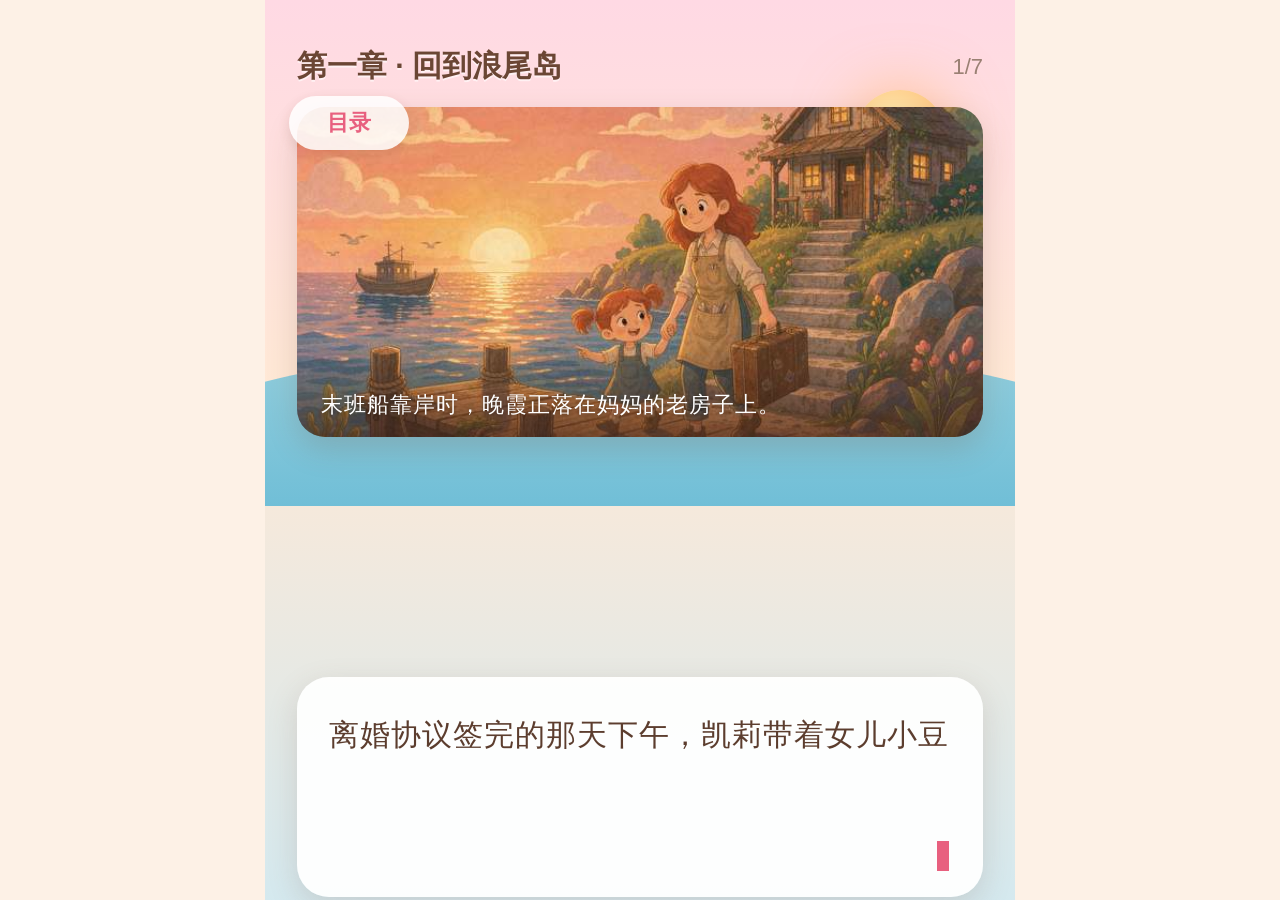
<file: app/src/main/assets/www/index.html>
<!DOCTYPE html>
<html lang="zh-CN">
<head>
<meta charset="utf-8">
<!-- 布局视口固定 750 CSS px：小程序的 1rpx = 1px，wxss 直接 rpx→px 即可 -->
<meta name="viewport" content="width=750, user-scalable=no">
<title>熊家餐厅</title>
<link rel="stylesheet" href="css/common.css">
<link rel="stylesheet" href="css/game.css">
<link rel="stylesheet" href="css/decor.css">
<link rel="stylesheet" href="css/story.css">
<link rel="stylesheet" href="css/album.css">
</head>
<body>
<div id="app">
  <div id="screen-game" class="screen"></div>
  <div id="screen-decor" class="screen"></div>
  <div id="screen-album" class="screen"></div>
  <div id="screen-story" class="screen overlay"></div>
</div>

<script src="js/bootstrap.js"></script>
<script src="js/wx.js"></script>
<script src="js/config.js"></script>
<script src="js/engine.js"></script>
<script src="js/decor.js"></script>
<script src="js/story.js"></script>
<script src="js/store.js"></script>
<script src="js/audio.js"></script>
<script src="js/page-game.js"></script>
<script src="js/page-decor.js"></script>
<script src="js/page-album.js"></script>
<script src="js/page-story.js"></script>
<script src="js/app.js"></script>
</body>
</html>
</file>
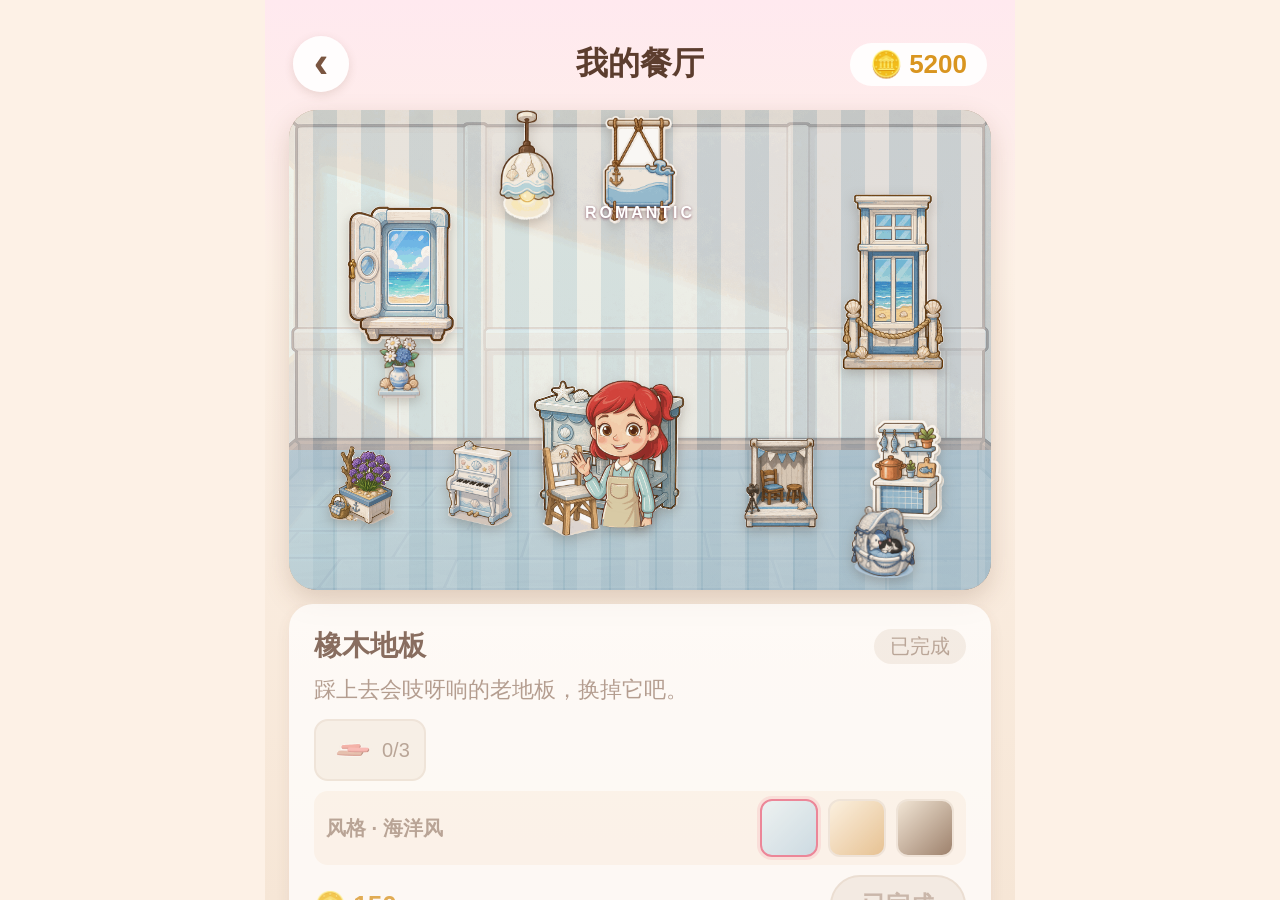
<file: app/src/main/assets/www/_shot_tap_decor.html>
<!DOCTYPE html><html><head><meta charset="utf-8"><meta name="viewport" content="width=750, user-scalable=no">
<link rel="stylesheet" href="css/common.css"><link rel="stylesheet" href="css/game.css"><link rel="stylesheet" href="css/decor.css"><link rel="stylesheet" href="css/story.css"><link rel="stylesheet" href="css/album.css"></head>
<body><div id="app"><div id="screen-game" class="screen"></div><div id="screen-decor" class="screen"></div><div id="screen-album" class="screen"></div><div id="screen-story" class="screen overlay"></div></div>
<script src="js/bootstrap.js"></script><script src="js/wx.js"></script><script src="js/config.js"></script><script src="js/engine.js"></script><script src="js/decor.js"></script><script src="js/story.js"></script><script src="js/store.js"></script><script src="js/audio.js"></script><script src="js/page-game.js"></script><script src="js/page-decor.js"></script><script src="js/page-album.js"></script><script src="js/page-story.js"></script>
<script>
(function(){
  var store = window.require('store');
  var st = store.get();
  st.lv = 15; st.coin = 5200; st.stamina = 88; st.staminaAt = Date.now(); st.exp = 9000;
  window.require('decor').DECOR.forEach(function (d) { st.decor[d.id] = true; });
  window.require('story').CHAPTERS.forEach(function (c) { st.chapters[c.id] = true; });
  store.save();
  RR.go("/pages/decor/decor"); var s=document.createElement("style");s.textContent="#screen-decor .host{animation-delay:-6s !important}";document.head.appendChild(s);
})();
</script></body></html>
</file>
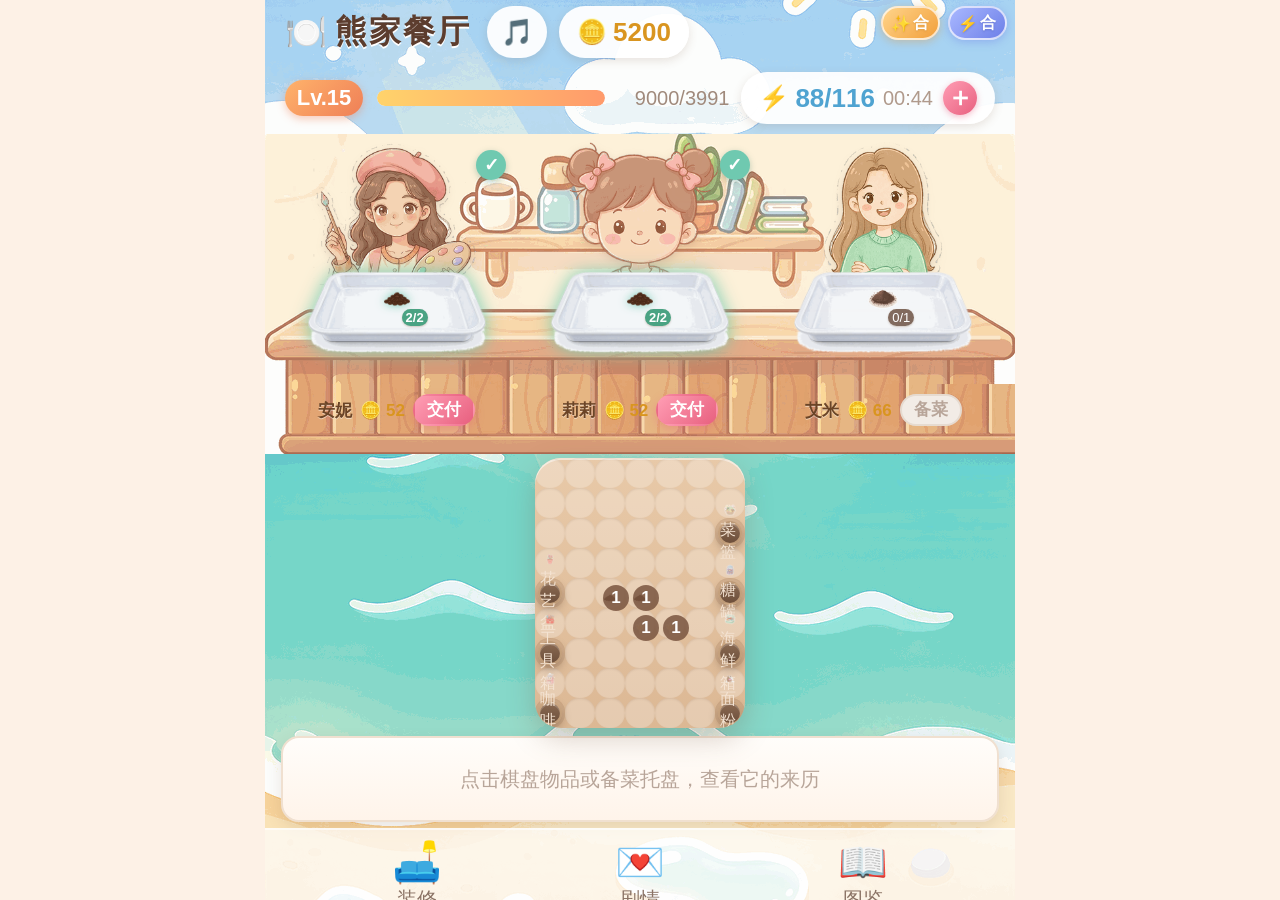
<file: app/src/main/assets/www/_shot_tap_game.html>
<!DOCTYPE html><html><head><meta charset="utf-8"><meta name="viewport" content="width=750, user-scalable=no">
<link rel="stylesheet" href="css/common.css"><link rel="stylesheet" href="css/game.css"><link rel="stylesheet" href="css/decor.css"><link rel="stylesheet" href="css/story.css"><link rel="stylesheet" href="css/album.css"></head>
<body><div id="app"><div id="screen-game" class="screen"></div><div id="screen-decor" class="screen"></div><div id="screen-album" class="screen"></div><div id="screen-story" class="screen overlay"></div></div>
<script src="js/bootstrap.js"></script><script src="js/wx.js"></script><script src="js/config.js"></script><script src="js/engine.js"></script><script src="js/decor.js"></script><script src="js/story.js"></script><script src="js/store.js"></script><script src="js/audio.js"></script><script src="js/page-game.js"></script><script src="js/page-decor.js"></script><script src="js/page-album.js"></script><script src="js/page-story.js"></script>
<script>
(function(){
  var store = window.require('store');
  var st = store.get();
  st.lv = 15; st.coin = 5200; st.stamina = 88; st.staminaAt = Date.now(); st.exp = 9000;
  window.require('decor').DECOR.forEach(function (d) { st.decor[d.id] = true; });
  window.require('story').CHAPTERS.forEach(function (c) { st.chapters[c.id] = true; });
  store.save();
  RR.go('/pages/game/game');
})();
</script></body></html>
</file>
<file: app/src/main/assets/www/css/common.css>
/* 全局基础样式（对应 app.wxss + 屏幕切换机制） */
* { margin: 0; padding: 0; box-sizing: border-box; -webkit-tap-highlight-color: transparent; }
html, body { width: 100%; height: 100%; overflow: hidden; }
body {
  font-family: -apple-system, "PingFang SC", "Microsoft YaHei", sans-serif;
  background: #fdf1e6;
  color: #5c3d2e;
  user-select: none;
  -webkit-user-select: none;
  touch-action: manipulation;
}
#app { width: 750px; height: 100vh; position: relative; overflow: hidden; margin: 0 auto; }

.screen { position: absolute; inset: 0; display: none; overflow: hidden; }
.screen.active { display: block; }
.screen.overlay { z-index: 50; }
/* v1.11：tab 页建自己的层叠上下文，关住内部高 z-index 元素（如 game 页 autobar 60），
   否则会盖住剧情 overlay（50）导致章节列表右上角露出合成键 */
#screen-game, #screen-decor, #screen-album { z-index: 1; }

/* wx.showToast 的兜底样式 */
#wx-toast {
  position: fixed; left: 50%; top: 46%; transform: translate(-50%, -50%) scale(0.9);
  background: rgba(60, 40, 32, 0.88); color: #fff; font-size: 26px;
  padding: 18px 34px; border-radius: 16px; z-index: 999; opacity: 0;
  pointer-events: none; transition: opacity 0.2s, transform 0.2s; max-width: 70%;
  text-align: center;
}
#wx-toast.show { opacity: 1; transform: translate(-50%, -50%) scale(1); }

/* 通用按钮（对应 app.wxss 的 btn-romantic） */
.btn-romantic {
  display: inline-flex; align-items: center; justify-content: center;
  background: linear-gradient(180deg, #ff8fa8 0%, #e8607f 100%);
  color: #fff; font-weight: 700; border-radius: 999px;
  padding: 18px 56px; font-size: 30px;
  box-shadow: 0 6px 16px rgba(232, 96, 127, 0.35);
  cursor: pointer;
}
.btn-romantic:active { transform: scale(0.96); }
</file>
<file: app/src/main/assets/www/css/game.css>
/* 熊家餐厅 · 经营主页样式
 * 移植自 miniprogram/pages/game/game.wxss：
 *   - 所有选择器加 #screen-game 前缀作用域
 *   - 1rpx = 1px（视口 width=750），数值不变
 *   - 补充原 app.wxss 提供的 .mask / .modal / .btn-romantic / .safe-bottom（同样作用域化）
 *   - 小程序 switch / slider 组件改由 checkbox / range 模拟
 */

#screen-game .page {
  position: relative;
  min-height: 100vh;
  /* v1.8 整体背景：AI 生成的海滨天空 + 沙滩场景 */
  background: url('../assets/page-bg.png') center center / cover no-repeat, #bfe3f2;
  display: flex;
  flex-direction: column;
  overflow: hidden;
}

/* ---------------------------------------------------------------- HUD */
#screen-game .hud {
  padding: 0 20px 10px;
}

#screen-game .hud-row {
  height: 64px;
  display: flex;
  align-items: center;
  justify-content: flex-start;   /* 整行左对齐：设置 / 金币 / 体力紧跟在店名后面 */
}

#screen-game .brand {
  display: flex;
  align-items: center;
  min-width: 0;        /* 窄屏时让店名先被压缩，别把右边的胶囊挤出屏幕 */
  flex-shrink: 1;
}
#screen-game .brand-icon {
  font-size: 34px;
}
#screen-game .brand-text {
  font-size: 32px;
  font-weight: 800;
  margin-left: 8px;
  color: #5c3d2e;
  letter-spacing: 2px;
  text-shadow: 0 2px 0 #fff;
  overflow: hidden;
  white-space: nowrap;
  text-overflow: ellipsis;
}

#screen-game .res {
  display: flex;
  align-items: center;
  margin-left: 16px;
  flex-shrink: 0;
}

#screen-game .pill {
  flex-shrink: 0;
  display: flex;
  align-items: center;
  height: 52px;
  padding: 0 18px;
  margin-left: 12px;
  border-radius: 999px;
  background: rgba(255, 255, 255, 0.94);
  box-shadow: 0 3px 10px rgba(122, 85, 64, 0.16);
  font-size: 24px;
  color: #7a5540;
}
#screen-game .pill .p-ico {
  font-size: 24px;
  margin-right: 6px;
}
#screen-game .pill .p-num {
  font-weight: 700;
  font-size: 26px;
}
#screen-game .pill .p-sub {
  margin-left: 8px;
  font-size: 20px;
  color: #b09a8c;
}
#screen-game .pill.coin .p-num {
  color: #d99520;
}
#screen-game .pill.st .p-num {
  color: #4fa3d1;
}
#screen-game .pill.st.low {
  background: #ffe6e6;
}
#screen-game .pill.st.low .p-num {
  color: #e8607f;
}

/* 体力胶囊后面的加号 */
#screen-game .p-add {
  margin-left: 10px;
  width: 34px;
  height: 34px;
  line-height: 32px;
  text-align: center;
  border-radius: 50%;
  font-size: 26px;
  font-weight: 800;
  color: #fff;
  background: linear-gradient(135deg, #ff9db4, #e8607f);
  box-shadow: 0 2px 6px rgba(232, 96, 127, 0.4);
}
#screen-game .p-add:active {
  transform: scale(0.88);
}

/* 等级 + 体力 同一排 */
#screen-game .lv-row {
  margin-top: 8px;
  height: 52px;
  display: flex;
  align-items: center;
}
#screen-game .lv-badge {
  flex-shrink: 0;
  width: 78px;
  height: 36px;
  line-height: 36px;
  text-align: center;
  border-radius: 999px;
  background: linear-gradient(135deg, #ffb36b, #ef7f57);
  color: #fff;
  font-size: 22px;
  font-weight: 800;
  box-shadow: 0 3px 8px rgba(239, 127, 87, 0.4);
}
#screen-game .exp-bar {
  flex: 1;
  height: 16px;
  margin: 0 14px;
  border-radius: 999px;
  background: rgba(255, 255, 255, 0.75);
  overflow: hidden;
  box-shadow: inset 0 1px 3px rgba(122, 85, 64, 0.18);
}
#screen-game .exp-fill {
  height: 100%;
  border-radius: 999px;
  background: linear-gradient(90deg, #ffd36b, #ff9a6b);
  transition: width 0.35s ease;
}
#screen-game .exp-text {
  flex-shrink: 0;
  font-size: 20px;
  color: #a08a7c;
  min-width: 110px;
  text-align: right;
}

/* ---------------------------------------------------------------- 订单（v1.8 吧台备菜区） */
/* 备菜区 = 正视图餐厅吧台：顾客半身立绘站在吧台后，白色托盘平放在台面上 */
/* 几何（orders 高 320，counter.png 750x320）：墙 0..172 / 台面 172..214 / 柜身 214..320 */
#screen-game .orders {
  display: flex;
  position: relative;
  height: 320px;
  padding: 8px 10px 0;
}
#screen-game .table-bg {
  position: absolute;
  left: 0;
  right: 0;
  top: 0;
  bottom: 0;
  width: 100%;
  height: 100%;
  object-fit: cover;
  object-position: center bottom;
  pointer-events: none;
  -webkit-user-drag: none;
  user-select: none;
}

/* 订单卡：无框，顾客/托盘/按钮直接摆在吧台上 */
#screen-game .ocard {
  flex: 1;
  min-width: 0;
  margin: 0 4px;
  position: relative;
}
/* 顾客半身立绘：底部压在台面线上，站在吧台后面 */
#screen-game .o-cust {
  position: absolute;
  left: 50%;
  transform: translateX(-50%);
  bottom: 144px;          /* 立绘底边 = 320-144 = 176，与台面上沿(172)自然衔接 */
  width: 168px;
  height: 168px;
  z-index: 1;
  pointer-events: none;
  -webkit-user-drag: none;
  user-select: none;
  filter: drop-shadow(0 3px 4px rgba(122, 85, 64, 0.18));
}
/* 无立绘时的 emoji 兜底 */
#screen-game .o-cust-icon {
  display: flex;
  align-items: center;
  justify-content: center;
  font-size: 96px;
  line-height: 1;
}
/* 白色快餐托盘：平放在台面上，下沿压住柜身顶部 */
#screen-game .o-tray {
  position: absolute;
  left: 50%;
  transform: translateX(-50%);
  bottom: 100px;          /* 托盘底边 = 320-100 = 220，坐在台面上 */
  width: 180px;
  z-index: 2;
  transition: filter 0.25s ease;
}
#screen-game .ocard.ready .o-tray {
  filter: drop-shadow(0 0 9px rgba(111, 201, 176, 0.95));
}
#screen-game .tray-img {
  width: 100%;
  display: block;
  pointer-events: none;
  -webkit-user-drag: none;
  user-select: none;
}
#screen-game .o-items {
  position: absolute;
  left: 0;
  right: 0;
  top: 5px;
  bottom: 0;
  display: flex;
  flex-wrap: wrap;
  align-items: flex-start;
  justify-content: center;
}
/* 托盘物品：可点击，右下角数量角标 */
#screen-game .o-item {
  display: flex;
  flex-direction: column;
  align-items: center;
  width: 54px;
  margin: 0 1px;
  position: relative;
  cursor: pointer;
  -webkit-tap-highlight-color: transparent;
}
#screen-game .o-item:active {
  transform: scale(0.88);
}
#screen-game .o-item.ok .oi-img {
  filter: drop-shadow(0 0 5px rgba(111, 201, 176, 0.9));
}
#screen-game .oi-icon {
  font-size: 44px;
  line-height: 48px;
}
#screen-game .oi-img {
  width: 46px;
  height: 46px;
  object-fit: contain;
  display: block;
  pointer-events: none;
  -webkit-user-drag: none;
  user-select: none;
}
#screen-game .oi-n {
  position: absolute;
  right: -4px;
  bottom: -4px;
  min-width: 20px;
  padding: 0 4px;
  box-sizing: border-box;
  text-align: center;
  font-size: 13px;
  line-height: 17px;
  border-radius: 999px;
  color: #fff;
  background: rgba(96, 66, 50, 0.78);
  box-shadow: 0 1px 2px rgba(122, 85, 64, 0.3);
}
#screen-game .o-item.ok .oi-n {
  background: #4aa383;
  font-weight: 700;
}

/* 柜身信息行：顾客名 + 金币 + 交付按钮，摆在柜台正面上 */
#screen-game .o-foot {
  position: absolute;
  left: 0;
  right: 0;
  bottom: 26px;
  height: 36px;
  display: flex;
  align-items: center;
  justify-content: center;
  z-index: 2;
}
#screen-game .o-name {
  font-size: 17px;
  color: #6b4426;
  font-weight: 800;
  text-shadow: 0 1px 0 rgba(255, 255, 255, 0.5);
  white-space: nowrap;
}
#screen-game .o-coin {
  font-size: 17px;
  font-weight: 800;
  color: #d99520;
  margin-left: 8px;
  white-space: nowrap;
}
#screen-game .o-btn {
  height: 32px;
  line-height: 28px;
  padding: 0 12px;
  margin-left: 8px;
  border-radius: 999px;
  font-size: 17px;
  font-weight: 700;
  color: #b8a599;
  background: #f2ece6;
  border: 2px solid #e6dbd0;
  white-space: nowrap;
}
#screen-game .o-btn.on {
  color: #fff;
  background: linear-gradient(135deg, #ff9db4, #e8607f);
  border-color: transparent;
  box-shadow: 0 4px 10px rgba(232, 96, 127, 0.35);
  animation: breathe 1.4s ease-in-out infinite;
}

#screen-game .o-ready-flag {
  position: absolute;
  right: 8px;
  top: 8px;
  width: 30px;
  height: 30px;
  line-height: 30px;
  text-align: center;
  border-radius: 50%;
  background: #6fc9b0;
  color: #fff;
  font-size: 18px;
  font-weight: 800;
  box-shadow: 0 2px 6px rgba(60, 130, 110, 0.35);
  z-index: 3;
}

@keyframes breathe {
  0%, 100% { transform: scale(1); }
  50% { transform: scale(1.06); }
}

/* ---------------------------------------------------------------- 自动合成（v1.7 移到右上角） */
/* 两个小按钮悬浮在屏幕右上角，不占布局流；实测 chrome 时跳过 autobar */
#screen-game .autobar {
  position: absolute;
  top: 6px;
  right: 8px;
  z-index: 60;
  display: flex;
  align-items: center;
  gap: 8px;
}
#screen-game .btn-auto {
  display: flex;
  align-items: center;
  justify-content: center;
  height: 34px;
  min-width: 34px;
  padding: 0 8px;
  border-radius: 999px;
  font-size: 16px;
  font-weight: 800;
  color: #fff;
  background: linear-gradient(135deg, #ffd48a 0%, #f2a03c 100%);
  border: 2px solid rgba(255, 255, 255, 0.7);
  box-shadow: 0 2px 8px rgba(226, 150, 60, 0.4);
  text-shadow: 0 1px 2px rgba(160, 100, 20, 0.25);
}
/* 全自动合成：蓝紫色，和「合」的橙色明显区分 */
#screen-game .btn-auto.all {
  background: linear-gradient(135deg, #a9b8ff 0%, #6d7fe8 100%);
  box-shadow: 0 2px 8px rgba(109, 127, 232, 0.42);
  text-shadow: 0 1px 2px rgba(40, 55, 150, 0.3);
}
#screen-game .btn-auto:active {
  transform: scale(0.95);
  opacity: 0.92;
}
#screen-game .ba-ico {
  font-size: 16px;
  margin-right: 2px;
}
#screen-game .ba-txt {
  letter-spacing: 1px;
}

/* ---------------------------------------------------------------- 棋盘 */
#screen-game .board-wrap {
  flex: 1;
  display: flex;
  align-items: center;
  justify-content: center;
  padding: 4px 0 8px;
}

#screen-game .board {
  position: relative;
  border-radius: 26px;
  background: linear-gradient(180deg, #e8c9a8 0%, #dcb894 100%);
  box-shadow: 0 10px 28px rgba(122, 85, 64, 0.28), inset 0 2px 0 rgba(255, 255, 255, 0.5);
  padding: 0;
  overflow: hidden;
}

/* 物品层：整体重建用，自身不接收事件，事件挂在物品元素上 */
#screen-game .items-layer {
  position: absolute;
  left: 0;
  top: 0;
  width: 100%;
  height: 100%;
  pointer-events: none;
}
#screen-game .items-layer > * {
  pointer-events: auto;
}

#screen-game .cell {
  position: absolute;
  border-radius: 14px;
  background: rgba(255, 255, 255, 0.26);
  box-shadow: inset 0 1px 2px rgba(122, 85, 64, 0.14);
}
#screen-game .cell.gen-cell {
  background: rgba(120, 82, 58, 0.14);
}
#screen-game .cell.hint {
  background: rgba(111, 201, 176, 0.55);
  box-shadow: 0 0 0 3px rgba(111, 201, 176, 0.6);
}

#screen-game .item {
  position: absolute;
  padding: 4px;
  transition: transform 0.12s ease;
}
#screen-game .item-inner {
  width: 100%;
  height: 100%;
  display: flex;
  align-items: center;
  justify-content: center;
  position: relative;
}
#screen-game .item-icon {
  font-size: 46px;
  line-height: 1;
  filter: drop-shadow(0 2px 2px rgba(122, 85, 64, 0.2));
}
#screen-game .item-img {
  width: 100%;
  height: 100%;
  object-fit: contain;
  pointer-events: none;
  -webkit-user-drag: none;
  user-select: none;
  filter: drop-shadow(0 3px 3px rgba(122, 85, 64, 0.25));
}
#screen-game .item-lv {
  position: absolute;
  left: 4px;
  top: 3px;
  min-width: 26px;
  height: 26px;
  line-height: 26px;
  padding: 0 5px;
  border-radius: 999px;
  background: rgba(122, 85, 64, 0.85);
  color: #fff;
  font-size: 17px;
  font-weight: 700;
  text-align: center;
}
#screen-game .item.maxlv .item-img {
  filter: drop-shadow(0 0 7px rgba(245, 200, 90, 0.95)) drop-shadow(0 3px 3px rgba(122, 85, 64, 0.25));
}
#screen-game .item-star {
  position: absolute;
  right: 3px;
  bottom: 2px;
  font-size: 15px;
  font-weight: 800;
  color: #d99520;
}

#screen-game .item.pop .item-inner {
  animation: pop 0.36s cubic-bezier(0.34, 1.56, 0.64, 1);
}
@keyframes pop {
  0% { transform: scale(0.6); }
  55% { transform: scale(1.22); }
  100% { transform: scale(1); }
}

/* v1.6 生成物飞入动画：从生成器跳到目标格的飞行元素 */
#screen-game .fly-item {
  position: absolute;
  z-index: 5;
  pointer-events: none;
  will-change: transform;
}
#screen-game .fly-item img {
  width: 100%;
  height: 100%;
  object-fit: contain;
  display: block;
  filter: drop-shadow(0 4px 6px rgba(60, 38, 28, 0.4));
}

/* 生成器 */
#screen-game .gen {
  position: absolute;
  padding: 3px;
}
#screen-game .gen-inner {
  width: 100%;
  height: 100%;
  border-radius: 16px;
  background: linear-gradient(180deg, #8a6a52 0%, #6d4f3b 100%);
  border: 2px solid rgba(255, 216, 168, 0.55);
  box-shadow: 0 4px 10px rgba(60, 38, 28, 0.35), inset 0 2px 0 rgba(255, 255, 255, 0.18), 0 0 0 4px rgba(255, 216, 168, 0.1);
  display: flex;
  flex-direction: column;
  align-items: center;
  justify-content: center;
  position: relative;
}
#screen-game .gen-icon {
  font-size: 40px;
  line-height: 40px;
  filter: drop-shadow(0 2px 2px rgba(0, 0, 0, 0.25));
}
#screen-game .gen-img {
  width: 88%;
  height: 72%;
  object-fit: contain;
  border-radius: 12px;
  animation: genGlow 1.9s ease-in-out infinite;
  pointer-events: none;
  -webkit-user-drag: none;
  user-select: none;
}
#screen-game .gen-name {
  font-size: 16px;
  color: #f4e3d2;
  line-height: 22px;
  margin-top: 2px;
}
#screen-game .gen:not(.dragging):active .gen-inner {
  transform: scale(0.94);
}
#screen-game .gen.dragging .gen-inner {
  box-shadow: 0 12px 24px rgba(60, 38, 28, 0.45), inset 0 2px 0 rgba(255, 255, 255, 0.2), 0 0 0 5px rgba(255, 216, 168, 0.28);
}

/* ---------------------------------------------------------------- 底部栏 */
#screen-game .tabbar {
  display: flex;
  padding: 10px 40px 14px;
  justify-content: space-around;
  background: rgba(255, 255, 255, 0.7);
  border-top: 2px solid rgba(255, 255, 255, 0.6);
}
#screen-game .tab {
  position: relative;
  display: flex;
  flex-direction: column;
  align-items: center;
  width: 120px;
}
#screen-game .tab-ico {
  font-size: 40px;
  line-height: 44px;
}
#screen-game .tab-txt {
  font-size: 20px;
  color: #8a7264;
  margin-top: 2px;
}
#screen-game .tab:active {
  opacity: 0.6;
}
#screen-game .dot {
  position: absolute;
  right: 22px;
  top: 0;
  width: 16px;
  height: 16px;
  border-radius: 50%;
  background: #e8607f;
  box-shadow: 0 0 0 3px rgba(232, 96, 127, 0.25);
}

/* ---------------------------------------------------------------- 反馈 */
#screen-game .floats {
  position: fixed;
  left: 0;
  right: 0;
  top: 42%;
  display: flex;
  flex-direction: column;
  align-items: center;
  pointer-events: none;
  z-index: 800;
}
#screen-game .float {
  font-size: 32px;
  font-weight: 800;
  color: #d99520;
  text-shadow: 0 2px 6px rgba(255, 255, 255, 0.9);
  animation: floatUp 1.2s ease-out forwards;
  margin-bottom: 4px;
}
#screen-game .float.merge { color: #e8607f; }
#screen-game .float.st { color: #4fa3d1; }
#screen-game .float.exp { color: #6fc9b0; }
@keyframes floatUp {
  0% { opacity: 0; transform: translateY(10px) scale(0.8); }
  20% { opacity: 1; transform: translateY(0) scale(1.1); }
  100% { opacity: 0; transform: translateY(-60px) scale(1); }
}

#screen-game .toast {
  position: fixed;
  left: 50%;
  bottom: 200px;
  transform: translateX(-50%);
  max-width: 80%;
  padding: 16px 28px;
  border-radius: 999px;
  background: rgba(74, 52, 40, 0.9);
  color: #fff8f0;
  font-size: 24px;
  text-align: center;
  z-index: 1200;
  box-shadow: 0 6px 20px rgba(60, 38, 28, 0.3);
}

/* ---------------------------------------------------------------- 遮罩 / 弹窗（来自原 app.wxss） */
#screen-game .mask {
  position: fixed;
  left: 0;
  top: 0;
  right: 0;
  bottom: 0;
  background: rgba(60, 38, 28, 0.55);
  z-index: 900;
}
#screen-game .modal {
  position: fixed;
  left: 50%;
  top: 50%;
  transform: translate(-50%, -50%);
  z-index: 1000;
  background: #fff;
  border-radius: 32px;
  box-shadow: 0 12px 36px rgba(122, 85, 64, 0.22);
  overflow: hidden;
}
/* 通用按钮（按原 app.wxss 的规格覆盖 common.css 的全局版） */
#screen-game .btn-romantic {
  background: linear-gradient(135deg, #ff9db4 0%, #e8607f 100%);
  color: #fff;
  border-radius: 999px;
  font-size: 30px;
  font-weight: 600;
  box-shadow: 0 6px 16px rgba(232, 96, 127, 0.4);
  display: flex;
  align-items: center;
  justify-content: center;
  padding: 0 32px;
  height: 76px;
  transition: transform 0.12s ease;
}
#screen-game .btn-romantic:active {
  transform: scale(0.95);
}
/* 顶部安全区适配（来自原 app.wxss） */
#screen-game .safe-bottom {
  padding-bottom: env(safe-area-inset-bottom);
}

/* 出售弹窗 */
#screen-game .sell-modal {
  width: 480px;
  padding: 40px 36px 36px;
  text-align: center;
}
#screen-game .sell-title {
  font-size: 30px;
  font-weight: 800;
  color: #5c3d2e;
}
#screen-game .sell-icon {
  font-size: 100px;
  margin: 16px 0 8px;
}
#screen-game .sell-img {
  width: 160px;
  height: 160px;
  border-radius: 24px;
  object-fit: cover;
  display: block;
  margin: 16px auto 8px;
  box-shadow: 0 6px 16px rgba(122, 85, 64, 0.25);
}
#screen-game .sell-name {
  font-size: 26px;
  color: #8a7264;
}
#screen-game .pill.gear {
  margin-left: 0;
  padding: 0 14px;
  height: 52px;
  justify-content: center;
}
#screen-game .pill.gear .p-ico {
  margin-right: 0;
  font-size: 26px;
}
#screen-game .pill.gear.off {
  background: rgba(255, 255, 255, 0.6);
}
#screen-game .pill.gear:active {
  transform: scale(0.92);
}

/* 设置面板 */
#screen-game .set-modal {
  width: 560px;
  padding: 36px 36px 32px;
}
#screen-game .set-title {
  font-size: 32px;
  font-weight: 800;
  color: #5c3d2e;
  text-align: center;
  margin-bottom: 26px;
}
#screen-game .set-row {
  display: flex;
  align-items: center;
  justify-content: space-between;
  height: 72px;
  padding: 0 4px;
  border-bottom: 2px solid #f5ece2;
}
#screen-game .set-label {
  font-size: 27px;
  color: #7a5540;
  font-weight: 600;
}
/* 说明小字 */
#screen-game .set-sub {
  font-size: 19px;
  color: #bda899;
  padding: 6px 4px 10px;
  margin-top: -6px;
}
#screen-game .set-vol {
  padding: 18px 4px 6px;
}
#screen-game .set-vol-head {
  display: flex;
  align-items: center;
  justify-content: space-between;
  margin-bottom: 6px;
}
#screen-game .set-val {
  font-size: 26px;
  font-weight: 800;
  color: #d99520;
}
#screen-game .set-slider {
  width: 100%;
  margin: 0;
}
#screen-game .set-vol-ends {
  display: flex;
  justify-content: space-between;
  font-size: 19px;
  color: #c0aa9c;
  margin-top: -4px;
}
#screen-game .set-tip {
  font-size: 20px;
  color: #b09a8c;
  text-align: center;
  margin: 18px 0 24px;
}

/* ---------------------------------------------------------------- 组件模拟 */
/* switch（原 <switch color="#e8607f">） */
#screen-game .switch {
  position: relative;
  display: inline-block;
  width: 52px;
  height: 32px;
  flex-shrink: 0;
}
#screen-game .switch input {
  display: none;
}
#screen-game .switch .sw-track {
  position: absolute;
  left: 0;
  top: 0;
  right: 0;
  bottom: 0;
  border-radius: 999px;
  background: #e9e2da;
  transition: background 0.2s ease;
}
#screen-game .switch .sw-track::after {
  content: '';
  position: absolute;
  left: 2px;
  top: 2px;
  width: 28px;
  height: 28px;
  border-radius: 50%;
  background: #fff;
  box-shadow: 0 2px 6px rgba(0, 0, 0, 0.2);
  transition: transform 0.2s ease;
}
#screen-game .switch input:checked + .sw-track {
  background: #e8607f;
}
#screen-game .switch input:checked + .sw-track::after {
  transform: translateX(20px);
}

/* slider（原 <slider block-size="24" activeColor="#e8607f" backgroundColor="#efe2d6" block-color="#e8607f">） */
#screen-game .set-slider {
  -webkit-appearance: none;
  appearance: none;
  height: 6px;
  border-radius: 999px;
  background: #efe2d6;   /* JS 会按当前值改成分段渐变，模拟 activeColor */
  outline: none;
  margin: 12px 0 10px;
}
#screen-game .set-slider::-webkit-slider-thumb {
  -webkit-appearance: none;
  appearance: none;
  width: 24px;
  height: 24px;
  border-radius: 50%;
  background: #e8607f;
  box-shadow: 0 2px 6px rgba(232, 96, 127, 0.4);
}
#screen-game .set-slider:disabled {
  opacity: 0.5;
}

/* v1.3 生成器脉冲发光：与普通合成物品区分 */
@keyframes genGlow {
  0%, 100% {
    box-shadow: 0 0 8px rgba(255, 198, 112, 0.55), 0 0 18px rgba(255, 186, 90, 0.25), 0 2px 6px rgba(0, 0, 0, 0.3);
    filter: drop-shadow(0 0 4px rgba(255, 205, 130, 0.5));
  }
  50% {
    box-shadow: 0 0 18px rgba(255, 208, 130, 0.95), 0 0 34px rgba(255, 186, 90, 0.45), 0 2px 6px rgba(0, 0, 0, 0.3);
    filter: drop-shadow(0 0 9px rgba(255, 214, 150, 0.85));
  }
}

/* v1.4 棋盘下方常驻物品信息栏 */
#screen-game .infobar {
  flex: none;
  height: 86px;
  margin: 0 16px 6px;
  border-radius: 18px;
  background: linear-gradient(180deg, #fffdfa 0%, #fff4ea 100%);
  box-shadow: 0 6px 16px rgba(122, 85, 64, 0.14);
  border: 2px solid #f0e0d0;
  display: flex;
  align-items: center;
  padding: 0 16px;
}
#screen-game .info-empty {
  width: 100%;
  text-align: center;
  color: #b8a599;
  font-size: 20px;
}
#screen-game .info-body {
  display: flex;
  align-items: center;
  width: 100%;
}
#screen-game .info-img {
  width: 58px;
  height: 58px;
  object-fit: contain;
  margin-right: 14px;
  pointer-events: none;
  -webkit-user-drag: none;
  user-select: none;
}
#screen-game .info-text {
  flex: 1;
  min-width: 0;
}
#screen-game .info-name {
  font-size: 24px;
  font-weight: 800;
  color: #7a5540;
}
#screen-game .info-sub {
  font-size: 19px;
  color: #a08a7c;
  margin-top: 4px;
}
#screen-game .info-sell {
  margin-left: auto;
  height: 46px;
  line-height: 42px;
  padding: 0 22px;
  flex: none;
}
</file>
<file: app/src/main/assets/www/css/decor.css>
/* 餐厅装修页样式（移植自 decor.wxss，单位已转 px，选择器加 #screen-decor 前缀） */

#screen-decor .page {
  height: 100vh;
  box-sizing: border-box;
  background: linear-gradient(180deg, #ffe9ef 0%, #fdf1e6 30%, #f6e6d6 100%);
  display: flex;
  flex-direction: column;
  overflow: hidden;
}

#screen-decor .nav {
  height: 72px;
  display: flex;
  align-items: center;
  padding: 0 28px;
  position: relative;
}
#screen-decor .back {
  width: 56px;
  height: 56px;
  line-height: 52px;
  text-align: center;
  font-size: 44px;
  font-weight: 700;
  color: #7a5540;
  background: rgba(255, 255, 255, 0.9);
  border-radius: 50%;
  box-shadow: 0 3px 10px rgba(122, 85, 64, 0.16);
}
#screen-decor .nav-title {
  position: absolute;
  left: 0;
  right: 0;
  text-align: center;
  font-size: 32px;
  font-weight: 800;
  color: #5c3d2e;
  pointer-events: none;
}
#screen-decor .nav-coin {
  margin-left: auto;
  font-size: 26px;
  font-weight: 800;
  color: #d99520;
  background: rgba(255, 255, 255, 0.9);
  padding: 6px 20px;
  border-radius: 999px;
}

/* ---------------------------------------------------------------- 房间 */
#screen-decor .room {
  flex-shrink: 0;
  position: relative;
  margin: 10px 24px 0;
  height: 480px;
  border-radius: 28px;
  overflow: hidden;
  background: #a4907c;
  box-shadow: 0 10px 26px rgba(122, 85, 64, 0.22);
}

/* v1.10 餐厅内景背景图（AI 生成空房间：墙裙+踢脚线+木地板） */
#screen-decor .room-bg {
  position: absolute;
  left: 0;
  right: 0;
  top: 0;
  bottom: 0;
  z-index: 0;
}
#screen-decor .bg-img {
  width: 100%;
  height: 100%;
  object-fit: cover;
  display: block;
}
/* 破败态：同一房间去色压暗做旧（装修前后同背景对比） */
#screen-decor .room-bg.bad .bg-img {
  filter: grayscale(0.88) brightness(0.5) sepia(0.38) contrast(0.92);
}

/* 墙纸层：未贴 = 灰暗污渍；贴好 = 三套风格半透明染色（叠在背景图上） */
#screen-decor .wallpaper {
  position: absolute;
  left: 0;
  right: 0;
  top: 0;
  bottom: 0;
  z-index: 0;
  cursor: pointer;
  background:
    repeating-linear-gradient(90deg, rgba(0, 0, 0, 0.05) 0 31px, rgba(255, 255, 255, 0.03) 31px 62px),
    radial-gradient(ellipse 130px 64px at 22% 28%, rgba(88, 68, 48, 0.3), transparent 70%),
    radial-gradient(ellipse 96px 52px at 78% 56%, rgba(88, 68, 48, 0.24), transparent 70%),
    linear-gradient(180deg, rgba(120, 100, 82, 0.42), rgba(96, 80, 64, 0.42));
}
/* 墙纸三套风格：st1 海洋 / st2 田园 / st3 复古 */
#screen-decor .room.walled.st1 .wallpaper {
  background:
    repeating-linear-gradient(90deg, rgba(255, 255, 255, 0.4) 0 24px, rgba(186, 216, 234, 0.34) 24px 48px),
    linear-gradient(180deg, rgba(200, 230, 244, 0.4), rgba(170, 210, 232, 0.4));
}
#screen-decor .room.walled.st2 .wallpaper {
  background:
    repeating-linear-gradient(90deg, rgba(255, 255, 255, 0.38) 0 22px, rgba(238, 219, 192, 0.36) 22px 44px),
    linear-gradient(180deg, rgba(250, 238, 214, 0.42), rgba(240, 220, 186, 0.42));
}
#screen-decor .room.walled.st3 .wallpaper {
  background:
    repeating-linear-gradient(90deg, rgba(255, 255, 255, 0.14) 0 20px, rgba(120, 96, 74, 0.2) 20px 40px),
    linear-gradient(180deg, rgba(214, 196, 174, 0.4), rgba(188, 166, 140, 0.4));
}

/* 地板层：透明点击区 + 三套风格木色染色（背景图自带木地板） */
#screen-decor .floor {
  position: absolute;
  left: 0;
  right: 0;
  bottom: 0;
  height: 140px;
  z-index: 0;
  cursor: pointer;
  background: linear-gradient(180deg, rgba(70, 58, 46, 0.34), rgba(52, 42, 32, 0.42));
  display: flex;
  align-items: center;
  justify-content: center;
}
#screen-decor .floor.done.st1 {
  background:
    repeating-linear-gradient(90deg, rgba(160, 200, 220, 0.4) 0 44px, rgba(130, 180, 205, 0.4) 44px 46px),
    linear-gradient(180deg, rgba(205, 230, 242, 0.36), rgba(168, 205, 225, 0.36));
}
#screen-decor .floor.done.st2 {
  background:
    repeating-linear-gradient(90deg, rgba(222, 178, 118, 0.44) 0 46px, rgba(198, 148, 92, 0.44) 46px 48px),
    linear-gradient(180deg, rgba(228, 190, 136, 0.36), rgba(200, 150, 92, 0.36));
}
#screen-decor .floor.done.st3 {
  background:
    repeating-linear-gradient(90deg, rgba(122, 90, 66, 0.5) 0 44px, rgba(96, 70, 52, 0.5) 44px 46px),
    linear-gradient(180deg, rgba(138, 106, 82, 0.4), rgba(94, 68, 50, 0.4));
}
#screen-decor .f-hint {
  font-size: 18px;
  color: #efe4d8;
}

/* ---------------------------------------------------------------- 家具部件 */
#screen-decor .part {
  position: absolute;
  display: flex;
  align-items: flex-end;
  justify-content: center;
  z-index: 1;
}
#screen-decor .p-img {
  max-width: 100%;
  max-height: 100%;
  object-fit: contain;
  filter: drop-shadow(0 4px 6px rgba(70, 50, 35, 0.25));
}
/* 未装修：同款轮廓 + 灰暗破败滤镜，凸显"改造前" */
#screen-decor .p-img.bad {
  filter: grayscale(0.92) brightness(0.46) sepia(0.35) contrast(0.92);
  opacity: 0.88;
}
#screen-decor .p-hint {
  position: absolute;
  left: 0;
  right: 0;
  bottom: 0;
  font-size: 17px;
  color: #f0e6da;
  text-align: center;
  background: rgba(60, 45, 35, 0.55);
  padding: 3px 0;
}
#screen-decor .p-label {
  position: absolute;
  left: 0;
  right: 0;
  bottom: 2px;
  font-size: 16px;
  font-weight: 800;
  color: #fff;
  letter-spacing: 3px;
  text-align: center;
  text-shadow: 0 1px 3px rgba(120, 60, 80, 0.8);
}

/* 只改透明度：部分元素靠 transform: translateX(-50%) 居中，覆盖 transform 会跑位 */
#screen-decor .part:active,
#screen-decor .floor:active {
  opacity: 0.7;
}

/* 部件定位（750 设计宽，room 高 480） */
/* 部件定位（room 702×480；v1.10 按背景空间关系重排：墙上挂件靠上、落地家具贴地、主人公吧台后） */
#screen-decor .p-sign { left: 50%; transform: translateX(-50%); top: 6px; width: 150px; height: 108px; z-index: 3; }
#screen-decor .p-lamp { left: 200px; top: 0; width: 76px; height: 110px; z-index: 3; }
#screen-decor .p-window { left: 14px; top: 96px; width: 196px; height: 158px; }
#screen-decor .p-terrace { right: 14px; top: 84px; width: 168px; height: 176px; }
#screen-decor .p-kitchen { right: 20px; bottom: 70px; width: 128px; height: 100px; }
#screen-decor .p-gardenArea { left: 12px; bottom: 66px; width: 120px; height: 78px; }
#screen-decor .p-flowers { left: 26px; top: 226px; width: 168px; height: 62px; z-index: 3; }
#screen-decor .p-piano { left: 130px; bottom: 64px; width: 120px; height: 86px; }
#screen-decor .p-counter { left: 200px; bottom: 62px; width: 240px; height: 148px; z-index: 3; }
#screen-decor .p-seats { left: 240px; bottom: 54px; width: 84px; height: 92px; z-index: 4; }
#screen-decor .p-stage { right: 150px; bottom: 62px; width: 120px; height: 90px; }
#screen-decor .p-cat { right: 60px; bottom: 12px; width: 96px; height: 72px; z-index: 4; }

/* ---------------------------------------------------------------- 主人公立绘 */
/* v1.12：主人公保持最前面（z-index 高于所有家具的 3/4），不被家具遮挡 */
#screen-decor .host {
  position: absolute;
  left: 260px;
  bottom: 62px;
  width: 148px;
  height: 206px;
  z-index: 6;
  cursor: pointer;
  animation: hostWalk 14s ease-in-out infinite;
}
#screen-decor .host-img {
  width: 100%;
  height: 100%;
  object-fit: contain;
  object-position: bottom center;
  filter: drop-shadow(0 5px 6px rgba(70, 50, 35, 0.28));
  animation: hostBob 0.56s ease-in-out infinite;
}
/* 时不时左右走动：向右走一段 -> 停 -> 转身向左走回并越过原位 -> 停 -> 转身走回原位 */
@keyframes hostWalk {
  0%, 3%    { transform: translateX(0) scaleX(1); }
  17%, 27%  { transform: translateX(70px) scaleX(1); }
  30%       { transform: translateX(70px) scaleX(-1); }
  44%, 54%  { transform: translateX(-90px) scaleX(-1); }
  57%       { transform: translateX(-90px) scaleX(1); }
  71%, 100% { transform: translateX(0) scaleX(1); }
}
/* 走路起伏：走动时上下轻点（点击做动作时被 hostAct 临时替换） */
@keyframes hostBob {
  0%, 100% { transform: translateY(0); }
  50% { transform: translateY(-5px); }
}
/* 点击做动作：跳一下 */
#screen-decor .host.act .host-img {
  animation: hostAct 0.9s ease;
}
@keyframes hostAct {
  0%, 100% { transform: translateY(0) rotate(0deg); }
  30% { transform: translateY(-26px) rotate(-5deg); }
  60% { transform: translateY(0) rotate(4deg); }
  80% { transform: translateY(-10px) rotate(0deg); }
}

/* ---------------------------------------------------------------- 线索条 */
#screen-decor .clue-bar {
  margin: 16px 24px 0;
  padding: 16px 24px;
  border-radius: 20px;
  background: linear-gradient(135deg, #4a3a52, #2f2a3a);
  display: flex;
  align-items: center;
  box-shadow: 0 6px 16px rgba(47, 42, 58, 0.3);
}
#screen-decor .cb-ico { font-size: 30px; }
#screen-decor .cb-txt {
  font-size: 24px;
  color: #f3e9dd;
  margin-left: 12px;
  font-weight: 600;
}
#screen-decor .cb-more {
  margin-left: auto;
  font-size: 22px;
  color: #ffb3c7;
}

/* ---------------------------------------------------------------- 清单 */
/* scroll-view -> 普通 div + overflow-y:auto */
#screen-decor .list {
  flex: 1;
  min-height: 0;    /* 关键：不设这条列表会被内容撑开，内部滚动失效 */
  margin-top: 14px;
  padding: 0 24px;
  overflow-y: auto;
  -webkit-overflow-scrolling: touch;
}

#screen-decor .dcard {
  background: #fff;
  border-radius: 24px;
  padding: 20px 22px;
  margin-bottom: 16px;
  box-shadow: 0 6px 16px rgba(122, 85, 64, 0.12);
  border: 3px solid transparent;
}
#screen-decor .dcard.ready {
  border-color: #ffb3c7;
  box-shadow: 0 6px 18px rgba(232, 96, 127, 0.22);
}
#screen-decor .dcard.done {
  opacity: 0.72;
}
#screen-decor .dcard.hl {
  border-color: #ffb3c7;
  box-shadow: 0 0 0 6px rgba(232, 96, 127, 0.18), 0 8px 20px rgba(232, 96, 127, 0.22);
  animation: hlPulse 0.8s ease-out;
}
@keyframes hlPulse {
  0% { transform: scale(0.98); }
  60% { transform: scale(1.015); }
  100% { transform: scale(1); }
}

#screen-decor .d-head {
  display: flex;
  align-items: center;
}
#screen-decor .d-name {
  font-size: 28px;
  font-weight: 800;
  color: #5c3d2e;
}
#screen-decor .d-tag {
  margin-left: auto;
  font-size: 20px;
  padding: 4px 16px;
  border-radius: 999px;
  background: #f2ece6;
  color: #a08a7c;
}
#screen-decor .d-tag.ready { background: #ffe0e7; color: #e8607f; }
#screen-decor .d-tag.lack { background: #fff2d9; color: #d99520; }
#screen-decor .d-tag.coin { background: #ffe9e9; color: #d9534f; }
#screen-decor .d-tag.lock { background: #eceff3; color: #8b98a8; }

#screen-decor .d-desc {
  font-size: 22px;
  color: #9a8073;
  margin: 8px 0 12px;
  line-height: 34px;
}

#screen-decor .d-req {
  display: flex;
  flex-wrap: wrap;
}
#screen-decor .req {
  position: relative;
  display: flex;
  align-items: center;
  padding: 6px 14px;
  margin: 0 10px 8px 0;
  border-radius: 14px;
  background: #f7f1ea;
  border: 2px solid #ece2d8;
  cursor: pointer;
  -webkit-tap-highlight-color: transparent;
}
#screen-decor .req:active {
  transform: scale(0.94);
}
#screen-decor .req.ok {
  background: #eafaf3;
  border-color: #a9e2c9;
}
/* v1.9 需求图标统一为实际合成物品图（与棋盘 assets/items 一致） */
#screen-decor .r-ico {
  width: 46px;
  height: 46px;
  display: inline-flex;
  align-items: center;
  justify-content: center;
  flex-shrink: 0;
}
#screen-decor .r-img {
  width: 42px;
  height: 42px;
  object-fit: contain;
}
#screen-decor .rt-img {
  width: 36px;
  height: 36px;
  object-fit: contain;
  vertical-align: -10px;
  margin-right: 4px;
}
#screen-decor .r-n { font-size: 20px; color: #a08a7c; margin-left: 6px; }
#screen-decor .req.ok .r-n { color: #4aa383; }

/* v1.9 风格切换条（已完成家具） */
#screen-decor .style-bar {
  display: flex;
  align-items: center;
  margin: 2px 0 10px;
  padding: 8px 12px;
  background: #fdf6ee;
  border-radius: 14px;
}
#screen-decor .sb-label {
  font-size: 20px;
  font-weight: 700;
  color: #a08a7c;
  margin-right: auto;
}
#screen-decor .sb-img {
  width: 58px;
  height: 58px;
  object-fit: contain;
  margin-left: 10px;
  border-radius: 12px;
  background: #fff;
  border: 2px solid #ece2d8;
  box-sizing: border-box;
  cursor: pointer;
  -webkit-tap-highlight-color: transparent;
}
#screen-decor .sb-img:active { transform: scale(0.92); }
#screen-decor .sb-img.on {
  border-color: #e8607f;
  box-shadow: 0 0 0 3px rgba(232, 96, 127, 0.18);
}
/* floor/wall 无图部件：色板按钮 */
#screen-decor .sb-swatch {
  width: 58px;
  height: 58px;
  margin-left: 10px;
  border-radius: 12px;
  border: 2px solid #ece2d8;
  box-sizing: border-box;
  cursor: pointer;
  -webkit-tap-highlight-color: transparent;
}
#screen-decor .sb-swatch.sb-st1 { background: linear-gradient(135deg, #e9f5fa, #bcd6e6); }
#screen-decor .sb-swatch.sb-st2 { background: linear-gradient(135deg, #fdf3e2, #e0b478); }
#screen-decor .sb-swatch.sb-st3 { background: linear-gradient(135deg, #efe4d4, #7a5a42); }
#screen-decor .sb-swatch:active { transform: scale(0.92); }
#screen-decor .sb-swatch.on {
  border-color: #e8607f;
  box-shadow: 0 0 0 3px rgba(232, 96, 127, 0.18);
}

/* v1.7 需求物品点击提示气泡（挂在 .req 内，滚动自然跟随） */
#screen-decor .req-tip {
  position: absolute;
  left: 50%;
  bottom: calc(100% + 10px);
  transform: translateX(-50%);
  min-width: 190px;
  padding: 12px 16px;
  border-radius: 14px;
  background: rgba(70, 48, 36, 0.94);
  color: #fff;
  font-size: 19px;
  line-height: 1.45;
  box-shadow: 0 8px 20px rgba(60, 38, 28, 0.35);
  z-index: 30;
  white-space: nowrap;
  pointer-events: none;
}
#screen-decor .req-tip::after {
  content: '';
  position: absolute;
  left: 50%;
  top: 100%;
  transform: translateX(-50%);
  border: 8px solid transparent;
  border-top-color: rgba(70, 48, 36, 0.94);
}
#screen-decor .rt-name { font-weight: 800; }
#screen-decor .rt-lv { color: #ffd6a0; margin-top: 2px; }
#screen-decor .rt-from { color: #c9e8d6; margin-top: 2px; }
#screen-decor .req.open {
  border-color: #e8607f;
  box-shadow: 0 0 0 3px rgba(232, 96, 127, 0.18);
}

#screen-decor .d-foot {
  display: flex;
  align-items: center;
  margin-top: 6px;
}
#screen-decor .d-cost {
  font-size: 26px;
  font-weight: 800;
  color: #d99520;
}
#screen-decor .d-btn {
  margin-left: auto;
  height: 60px;
  line-height: 56px;
  padding: 0 30px;
  border-radius: 999px;
  background: #f2ece6;
  color: #b8a599;
  font-size: 24px;
  font-weight: 700;
  border: 2px solid #e6dbd0;
}
#screen-decor .d-btn.on {
  color: #fff;
  background: linear-gradient(135deg, #ff9db4, #e8607f);
  border-color: transparent;
  box-shadow: 0 5px 12px rgba(232, 96, 127, 0.35);
}

#screen-decor .pad { height: 40px; }

/* ---------------------------------------------------------------- 弹窗 */
/* 遮罩与居中弹窗（对应 app.wxss 的 .mask / .modal，本页自带作用域版本） */
#screen-decor .mask {
  position: fixed;
  left: 0;
  top: 0;
  right: 0;
  bottom: 0;
  background: rgba(60, 38, 28, 0.55);
  z-index: 900;
}
#screen-decor .modal {
  position: fixed;
  left: 50%;
  top: 50%;
  transform: translate(-50%, -50%);
  z-index: 1000;
  background: #fff;
  border-radius: 32px;
  box-shadow: 0 12px 36px rgba(122, 85, 64, 0.22);
  overflow: hidden;
}

/* 按钮在弹窗内的尺寸对齐 app.wxss（common.css 的全局按钮尺寸不同） */
#screen-decor .btn-romantic {
  height: 76px;
  padding: 0 32px;
  font-size: 30px;
  font-weight: 600;
  box-sizing: border-box;
}
#screen-decor .btn-romantic.ghost {
  background: rgba(255, 255, 255, 0.86);
  color: #e8607f;
  box-shadow: 0 2px 8px rgba(122, 85, 64, 0.12);
  border: 2px solid rgba(232, 96, 127, 0.28);
}

#screen-decor .cf {
  width: 560px;
  padding: 34px 32px 30px;
  text-align: center;
}
#screen-decor .cf-title {
  font-size: 32px;
  font-weight: 800;
  color: #5c3d2e;
}
#screen-decor .cf-desc {
  font-size: 24px;
  color: #9a8073;
  margin: 10px 0 20px;
  line-height: 36px;
}
#screen-decor .cf-req {
  display: flex;
  flex-direction: column;
  align-items: flex-start;
  background: #fdf6ee;
  border-radius: 18px;
  padding: 16px 20px;
}
#screen-decor .cf-req-item {
  display: flex;
  align-items: center;
  padding: 6px 0;
}
#screen-decor .cf-n {
  font-size: 24px;
  color: #7a5540;
  margin-left: 10px;
}
#screen-decor .cf-btns {
  display: flex;
  margin-top: 26px;
}
#screen-decor .cf-btns .btn-romantic {
  flex: 1;
  margin: 0 10px;
}

#screen-decor .clue-modal {
  width: 560px;
  padding: 34px 32px 30px;
}
#screen-decor .clue-title {
  font-size: 30px;
  font-weight: 800;
  color: #4a3a52;
  margin-bottom: 16px;
}
#screen-decor .clue-item {
  font-size: 24px;
  color: #6c5f52;
  line-height: 42px;
}

#screen-decor .toast {
  position: fixed;
  left: 50%;
  bottom: 160px;
  transform: translateX(-50%);
  padding: 16px 28px;
  border-radius: 999px;
  background: rgba(74, 52, 40, 0.9);
  color: #fff8f0;
  font-size: 24px;
  z-index: 1200;
  max-width: 76%;
  text-align: center;
}
</file>
<file: app/src/main/assets/www/css/story.css>
/* 剧情页样式：移植自 pages/story/story.wxss（rpx→px，选择器加 #screen-story 前缀） */
#screen-story .story {
  min-height: 100vh;
  position: relative;
  background: linear-gradient(180deg, #ffd9e4 0%, #ffe9d6 40%, #cfe9f2 100%);
  overflow: hidden;
}

#screen-story .sky {
  position: absolute;
  left: 0;
  right: 0;
  top: 0;
  height: 46%;
}
#screen-story .sun {
  position: absolute;
  right: 70px;
  top: 90px;
  width: 90px;
  height: 90px;
  border-radius: 50%;
  background: radial-gradient(circle at 40% 40%, #fff2b8, #ffb36b);
  box-shadow: 0 0 60px rgba(255, 179, 107, 0.7);
}
#screen-story .sea {
  position: absolute;
  left: -10%;
  right: -10%;
  bottom: -60px;
  height: 160px;
  border-radius: 50% 50% 0 0;
  background: linear-gradient(180deg, #7fc9de, #59b7d6);
  opacity: 0.85;
}

/* 氛围粒子层：漂浮的 emoji 粒子，类型由章节 fx 决定 */
#screen-story .fx-layer {
  position: absolute;
  left: 0;
  right: 0;
  top: 0;
  bottom: 0;
  overflow: hidden;
  pointer-events: none;
  z-index: 0;
}
#screen-story .fx-p {
  position: absolute;
  bottom: -40px;
  opacity: 0;
  animation: fx-float linear infinite;
  filter: drop-shadow(0 2px 4px rgba(122, 85, 64, 0.25));
}
@keyframes fx-float {
  0% { transform: translateY(0) rotate(0deg); opacity: 0; }
  12% { opacity: 0.9; }
  85% { opacity: 0.5; }
  100% { transform: translateY(-620px) rotate(24deg); opacity: 0; }
}

/* 章节插图卡片：入场弹入 + 缓慢 Ken Burns 推移 */
#screen-story .art-card {
  position: relative;
  margin: 4px 32px 0;
  height: 330px;
  border-radius: 28px;
  overflow: hidden;
  box-shadow: 0 12px 30px rgba(122, 85, 64, 0.22);
  z-index: 1;
}
#screen-story .art-card.art-in {
  animation: art-in 0.65s cubic-bezier(0.2, 0.9, 0.3, 1.15) both;
}
@keyframes art-in {
  from { opacity: 0; transform: scale(0.86) translateY(24px); }
  to { opacity: 1; transform: scale(1) translateY(0); }
}
#screen-story .art-img {
  width: 100%;
  height: 100%;
  object-fit: cover;
  display: block;
  animation: kenburns 14s ease-in-out infinite alternate;
}
@keyframes kenburns {
  from { transform: scale(1) translate(0, 0); }
  to { transform: scale(1.09) translate(-8px, -10px); }
}
#screen-story .art-card.art-in .art-caption {
  animation: cap-fade 0.9s 0.35s both;
}
#screen-story .art-caption {
  position: absolute;
  left: 0;
  right: 0;
  bottom: 0;
  padding: 44px 24px 16px;
  font-size: 22px;
  line-height: 32px;
  color: #fff;
  letter-spacing: 1px;
  background: linear-gradient(180deg, transparent, rgba(60, 30, 20, 0.6));
  text-shadow: 0 1px 4px rgba(0, 0, 0, 0.35);
}
@keyframes cap-fade {
  from { opacity: 0; transform: translateY(12px); }
  to { opacity: 1; transform: translateY(0); }
}

#screen-story .topbar {
  position: relative;
  display: flex;
  align-items: center;
  justify-content: space-between;
  padding: 16px 32px;
}
#screen-story .title {
  font-size: 30px;
  font-weight: 800;
  color: #6b4634;
  text-shadow: 0 2px 0 rgba(255, 255, 255, 0.6);
}
#screen-story .progress {
  font-size: 22px;
  color: #9a8073;
}

#screen-story .stage {
  position: relative;
  height: 240px;
  display: flex;
  align-items: flex-end;
  justify-content: center;
}
#screen-story .actor {
  display: flex;
  flex-direction: column;
  align-items: center;
}
#screen-story .actor.hide {
  opacity: 0;
}
#screen-story .actor.pop {
  animation: pop-in 0.35s ease-out;
}
@keyframes pop-in {
  from { transform: scale(0.6); opacity: 0; }
  to { transform: scale(1); opacity: 1; }
}
#screen-story .avatar-img {
  width: 190px;
  height: 190px;
  border-radius: 50%;
  object-fit: cover;
  display: block;
  border: 6px solid rgba(255, 255, 255, 0.9);
  box-shadow: 0 10px 24px rgba(122, 85, 64, 0.3);
  animation: bob 2.6s ease-in-out infinite;
  -webkit-user-drag: none;
  user-select: none;
}
#screen-story .avatar {
  font-size: 110px;
  line-height: 1;
  filter: drop-shadow(0 8px 14px rgba(122, 85, 64, 0.28));
  animation: bob 2.6s ease-in-out infinite;
}
#screen-story .who {
  margin-top: 8px;
  padding: 4px 22px;
  border-radius: 999px;
  background: rgba(255, 255, 255, 0.9);
  font-size: 24px;
  font-weight: 700;
  color: #7a5540;
  box-shadow: 0 3px 10px rgba(122, 85, 64, 0.16);
}
@keyframes bob {
  0%, 100% { transform: translateY(0); }
  50% { transform: translateY(-10px); }
}

#screen-story .dialog {
  position: relative;
  margin: 0 32px;
  min-height: 220px;
  padding: 32px 32px 36px;
  border-radius: 32px;
  background: rgba(255, 255, 255, 0.94);
  box-shadow: 0 10px 30px rgba(122, 85, 64, 0.18);
}
#screen-story .dialog .text {
  font-size: 30px;
  line-height: 52px;
  color: #5c3d2e;
  letter-spacing: 1px;
}
#screen-story .caret {
  position: absolute;
  right: 34px;
  bottom: 26px;
  width: 12px;
  height: 30px;
  background: #e8607f;
  animation: blink 0.7s steps(1) infinite;
}
@keyframes blink {
  0%, 50% { opacity: 1; }
  51%, 100% { opacity: 0; }
}

#screen-story .foot {
  margin-top: 40px;
  display: flex;
  flex-direction: column;
  align-items: center;
}
#screen-story .tip {
  font-size: 24px;
  color: #9a8073;
  animation: story-breathe 1.6s ease-in-out infinite;
}
/* 原版 breathe 定义在 game.wxss（小程序 wxss 全局生效）；这里就近复制并改名，避免与 game.css 冲突 */
@keyframes story-breathe {
  0%, 100% { transform: scale(1); }
  50% { transform: scale(1.06); }
}
#screen-story .done-foot {
  flex-direction: row;
  justify-content: center;
}
#screen-story .done-foot .btn-romantic {
  margin: 0 16px;
  min-width: 240px;
}
/* app.wxss 的 .btn-romantic.ghost（common.css 不含此变体，就近补齐） */
#screen-story .btn-romantic.ghost {
  background: rgba(255, 255, 255, 0.86);
  color: #e8607f;
  box-shadow: 0 4px 12px rgba(122, 85, 64, 0.14);
}

/* ---------------------------------------------------------------- v1.11 章节列表 */
/* 目录按钮：播放中浮在左上角，随时回列表 */
#screen-story .btn-catalog {
  position: absolute;
  left: 24px;
  top: 96px;
  z-index: 6;
  min-width: 120px;
  padding: 12px 24px;
  font-size: 22px;
}

/* 章节列表层：默认隐藏，.open 时盖住播放层 */
#screen-story .chapter-list {
  position: absolute;
  left: 0;
  right: 0;
  top: 0;
  bottom: 0;
  z-index: 8;
  background: linear-gradient(180deg, #fff6ea 0%, #ffe9de 100%);
  display: none;
  flex-direction: column;
  align-items: center;
  padding: 120px 48px 48px;
}
#screen-story .chapter-list.open {
  display: flex;
}
#screen-story .cl-title {
  font-size: 36px;
  font-weight: 800;
  color: #b45572;
  margin-bottom: 28px;
}
#screen-story .cl-items {
  width: 100%;
  max-width: 560px;
  display: flex;
  flex-direction: column;
  gap: 16px;
  overflow-y: auto;
}
#screen-story .cl-item {
  display: flex;
  align-items: center;
  justify-content: space-between;
  padding: 22px 28px;
  border-radius: 20px;
  background: rgba(255, 255, 255, 0.92);
  box-shadow: 0 4px 12px rgba(122, 85, 64, 0.12);
  cursor: pointer;
}
#screen-story .cl-item:active { transform: scale(0.98); }
#screen-story .cl-item.lock {
  opacity: 0.55;
  filter: grayscale(0.7);
}
#screen-story .cl-item.new {
  box-shadow: 0 4px 12px rgba(232, 96, 127, 0.25), 0 0 0 2px rgba(232, 96, 127, 0.35);
}
#screen-story .cl-name {
  font-size: 26px;
  font-weight: 700;
  color: #6b4a58;
}
#screen-story .cl-tag {
  font-size: 20px;
  padding: 4px 16px;
  border-radius: 999px;
  color: #fff;
}
#screen-story .cl-tag.read { background: #b9a08f; }
#screen-story .cl-tag.new { background: #e8607f; }
#screen-story .cl-tag.lock { background: #9a8a80; }
#screen-story .btn-cl-close {
  margin-top: 32px;
  min-width: 240px;
}
#screen-story .cl-toast {
  position: absolute;
  left: 50%;
  bottom: 130px;
  transform: translateX(-50%);
  background: rgba(60, 45, 40, 0.85);
  color: #fff;
  font-size: 22px;
  padding: 12px 28px;
  border-radius: 999px;
  opacity: 0;
  transition: opacity 0.25s ease;
  pointer-events: none;
}
#screen-story .cl-toast.show { opacity: 1; }
</file>
<file: app/src/main/assets/www/css/album.css>
/* 图鉴页样式：移植自 pages/album/album.wxss（rpx→px，选择器加 #screen-album 前缀） */
#screen-album .page {
  /* v1.6 修复无法下滑：screen 容器 overflow:hidden，必须用确定高度 +
     flex 分配，让 .body 成为唯一滚动区（min-height:100vh 会被裁切且无处滚动） */
  height: 100%;
  background: linear-gradient(180deg, #ffe9ef 0%, #fdf1e6 30%, #f6e6d6 100%);
  display: flex;
  flex-direction: column;
  overflow: hidden;
}

#screen-album .nav {
  height: 72px;
  display: flex;
  align-items: center;
  padding: 0 28px;
  position: relative;
}
#screen-album .back {
  width: 56px;
  height: 56px;
  line-height: 52px;
  text-align: center;
  font-size: 44px;
  font-weight: 700;
  color: #7a5540;
  background: rgba(255, 255, 255, 0.9);
  border-radius: 50%;
  box-shadow: 0 3px 10px rgba(122, 85, 64, 0.16);
  cursor: pointer;
}
#screen-album .nav-title {
  position: absolute;
  left: 0;
  right: 0;
  text-align: center;
  font-size: 32px;
  font-weight: 800;
  color: #5c3d2e;
  pointer-events: none;
}
#screen-album .nav-num {
  margin-left: auto;
  font-size: 26px;
  font-weight: 800;
  color: #e8607f;
}

#screen-album .summary {
  flex: none;
  margin: 16px 24px;
  padding: 24px 28px;
  background: #fff;
  border-radius: 24px;
  box-shadow: 0 6px 16px rgba(122, 85, 64, 0.12);
  display: flex;
  align-items: center;
}
#screen-album .ring {
  width: 110px;
  height: 110px;
  border-radius: 50%;
  background: conic-gradient(#ff9db4 0turn, #ffd6e0 1turn);
  display: flex;
  align-items: center;
  justify-content: center;
  box-shadow: 0 4px 12px rgba(232, 96, 127, 0.25);
}
#screen-album .ring-num {
  width: 84px;
  height: 84px;
  line-height: 84px;
  text-align: center;
  border-radius: 50%;
  background: #fff;
  font-size: 26px;
  font-weight: 800;
  color: #e8607f;
}
#screen-album .sum-txt {
  margin-left: 24px;
  flex: 1;
}
#screen-album .sum-line {
  font-size: 27px;
  color: #7a5540;
  font-weight: 600;
}
#screen-album .hl {
  color: #e8607f;
  font-size: 32px;
  font-weight: 800;
}
#screen-album .sum-sub {
  font-size: 20px;
  color: #a08a7c;
  margin-top: 6px;
}

/* 原 scroll-view scroll-y：Web 端用 overflow-y 滚动 */
#screen-album .body {
  flex: 1;
  min-height: 0; /* flex 子项默认 min-height:auto 会拒绝收缩，导致无法滚动 */
  padding: 0 24px;
  overflow-y: auto;
  -webkit-overflow-scrolling: touch;
  overscroll-behavior: contain;
  touch-action: pan-y;
}

#screen-album .group {
  background: #fff;
  border-radius: 24px;
  padding: 20px 22px;
  margin-bottom: 16px;
  box-shadow: 0 6px 16px rgba(122, 85, 64, 0.1);
}
#screen-album .g-head {
  display: flex;
  align-items: center;
  margin-bottom: 12px;
}
#screen-album .g-name {
  font-size: 27px;
  font-weight: 800;
  color: #5c3d2e;
}
#screen-album .g-num {
  margin-left: auto;
  font-size: 22px;
  color: #a08a7c;
}

#screen-album .g-items {
  display: flex;
  flex-wrap: wrap;
}
#screen-album .cell {
  width: 120px;
  padding: 12px 0 10px;
  margin: 0 8px 12px 0;
  border-radius: 18px;
  background: #f7f1ea;
  display: flex;
  flex-direction: column;
  align-items: center;
  opacity: 0.5;
}
#screen-album .cell.got {
  opacity: 1;
  background: linear-gradient(180deg, #fffdf8 0%, #fff0e2 100%);
  box-shadow: 0 4px 10px rgba(122, 85, 64, 0.14);
}
#screen-album .c-ico {
  font-size: 44px;
  line-height: 1.1;
}
#screen-album .c-name {
  font-size: 18px;
  color: #7a5540;
  margin-top: 4px;
  text-align: center;
}
#screen-album .c-lv {
  font-size: 16px;
  color: #c0ac9c;
}

#screen-album .pad { height: 40px; }

/* v1.2 图鉴插图 */
#screen-album .c-img {
  width: 92px;
  height: 92px;
  border-radius: 16px;
  object-fit: cover;
  display: block;
  pointer-events: none;
  -webkit-user-drag: none;
  user-select: none;
}
</file>
